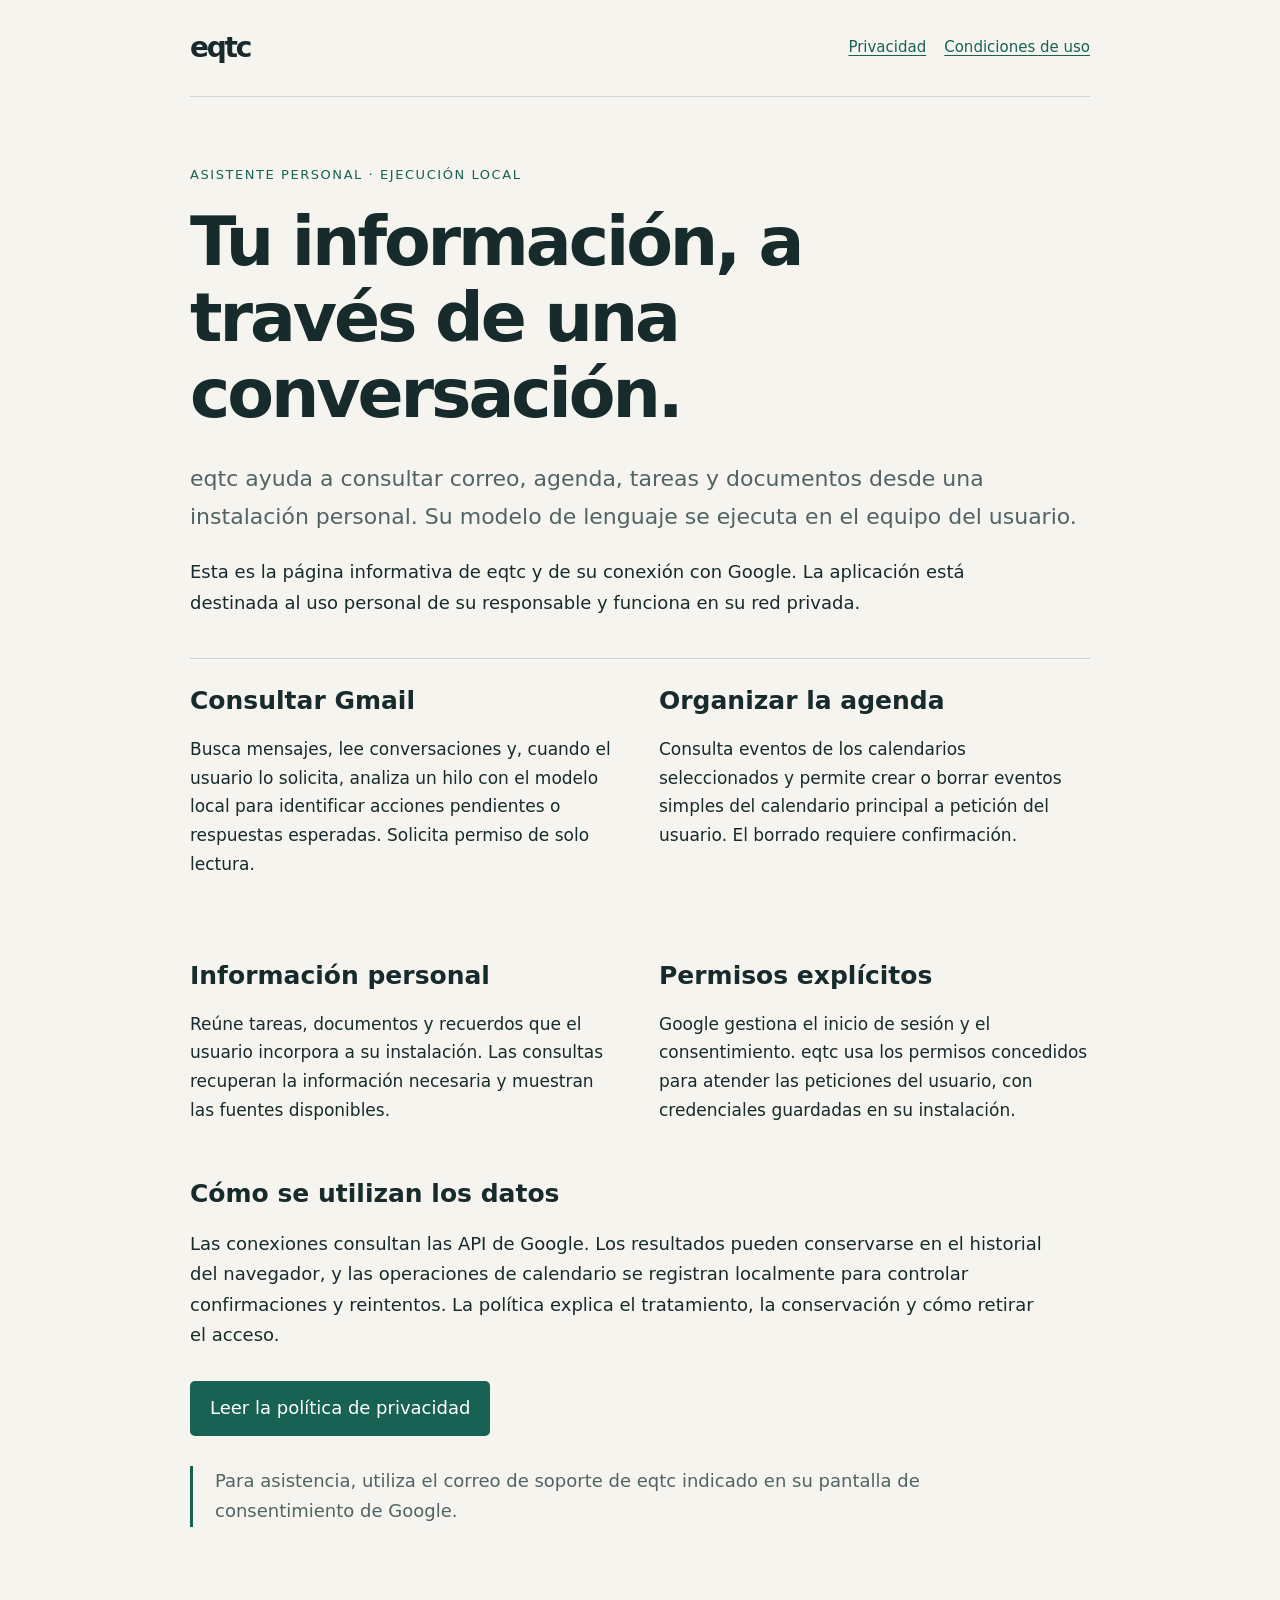
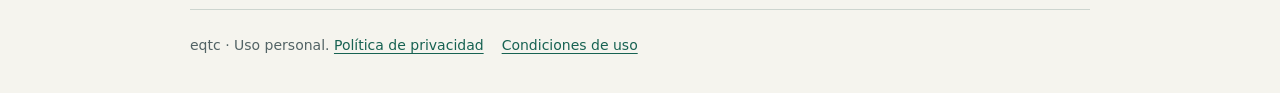
<file: index.html>
<!doctype html>
<html lang="es">
<head>
  <meta charset="utf-8">
  <meta name="viewport" content="width=device-width, initial-scale=1">
  <meta name="description" content="eqtc es un asistente personal de ejecución local para consultar correo, calendario, tareas y documentos. Información sobre su conexión con Google y privacidad.">
  <title>eqtc · Asistente personal local</title>
  <link rel="stylesheet" href="styles.css">
</head>
<body>
  <header><a class="brand" href="index.html" aria-label="eqtc, inicio">eqtc</a><nav aria-label="Principal"><a href="privacidad.html">Privacidad</a><a href="condiciones.html">Condiciones de uso</a></nav></header>
  <main>
    <p class="eyebrow">Asistente personal · Ejecución local</p>
    <h1>Tu información, a través de una conversación.</h1>
    <p class="lead">eqtc ayuda a consultar correo, agenda, tareas y documentos desde una instalación personal. Su modelo de lenguaje se ejecuta en el equipo del usuario.</p>
    <p>Esta es la página informativa de eqtc y de su conexión con Google. La aplicación está destinada al uso personal de su responsable y funciona en su red privada.</p>
    <div class="features">
      <section><h2>Consultar Gmail</h2><p>Busca mensajes, lee conversaciones y, cuando el usuario lo solicita, analiza un hilo con el modelo local para identificar acciones pendientes o respuestas esperadas. Solicita permiso de solo lectura.</p></section>
      <section><h2>Organizar la agenda</h2><p>Consulta eventos de los calendarios seleccionados y permite crear o borrar eventos simples del calendario principal a petición del usuario. El borrado requiere confirmación.</p></section>
      <section><h2>Información personal</h2><p>Reúne tareas, documentos y recuerdos que el usuario incorpora a su instalación. Las consultas recuperan la información necesaria y muestran las fuentes disponibles.</p></section>
      <section><h2>Permisos explícitos</h2><p>Google gestiona el inicio de sesión y el consentimiento. eqtc usa los permisos concedidos para atender las peticiones del usuario, con credenciales guardadas en su instalación.</p></section>
    </div>
    <h2>Cómo se utilizan los datos</h2>
    <p>Las conexiones consultan las API de Google. Los resultados pueden conservarse en el historial del navegador, y las operaciones de calendario se registran localmente para controlar confirmaciones y reintentos. La política explica el tratamiento, la conservación y cómo retirar el acceso.</p>
    <a class="button" href="privacidad.html">Leer la política de privacidad</a>
    <p class="note">Para asistencia, utiliza el correo de soporte de eqtc indicado en su pantalla de consentimiento de Google.</p>
  </main>
  <footer>eqtc · Uso personal. <a href="privacidad.html">Política de privacidad</a><a href="condiciones.html">Condiciones de uso</a></footer>
</body>
</html>
</file>
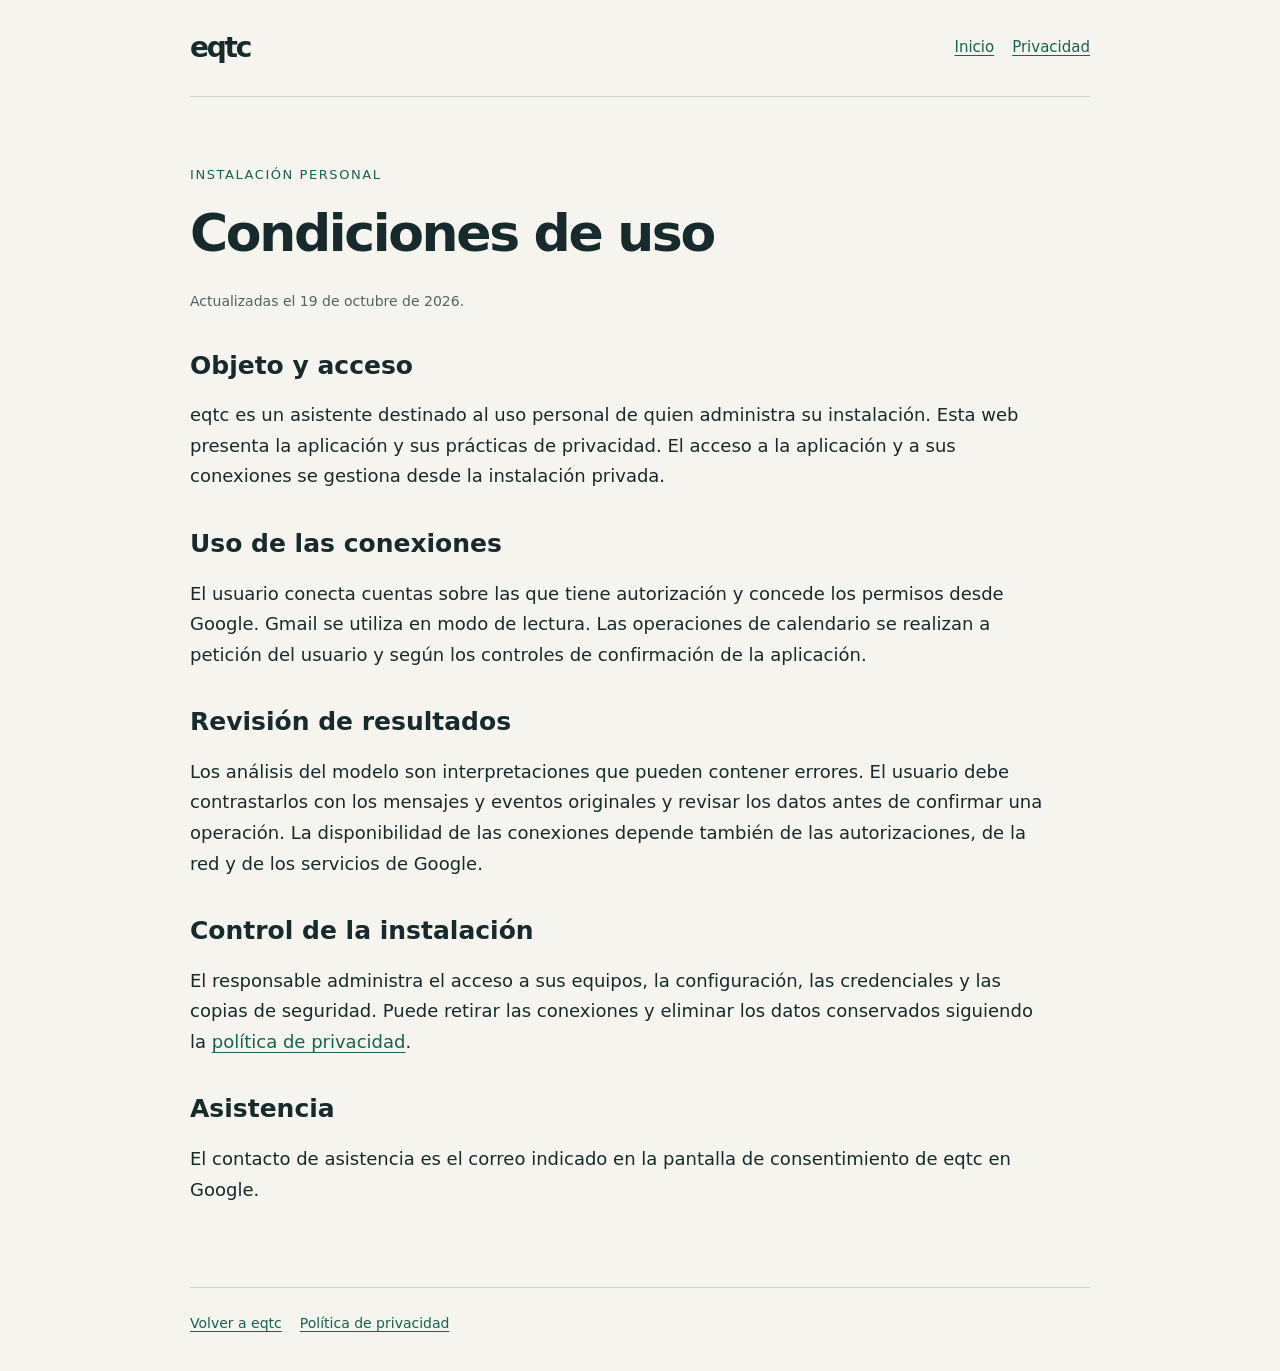
<file: condiciones.html>
<!doctype html>
<html lang="es">
<head>
  <meta charset="utf-8">
  <meta name="viewport" content="width=device-width, initial-scale=1">
  <meta name="description" content="Condiciones de uso personal de eqtc y funcionamiento de sus conexiones con Google.">
  <title>Condiciones de uso · eqtc</title>
  <link rel="stylesheet" href="styles.css">
</head>
<body>
  <header><a class="brand" href="index.html" aria-label="eqtc, inicio">eqtc</a><nav aria-label="Principal"><a href="index.html">Inicio</a><a href="privacidad.html">Privacidad</a></nav></header>
  <main class="legal">
    <p class="eyebrow">Instalación personal</p>
    <h1>Condiciones de uso</h1>
    <p class="date">Actualizadas el 19 de octubre de 2026.</p>
    <h2>Objeto y acceso</h2>
    <p>eqtc es un asistente destinado al uso personal de quien administra su instalación. Esta web presenta la aplicación y sus prácticas de privacidad. El acceso a la aplicación y a sus conexiones se gestiona desde la instalación privada.</p>
    <h2>Uso de las conexiones</h2>
    <p>El usuario conecta cuentas sobre las que tiene autorización y concede los permisos desde Google. Gmail se utiliza en modo de lectura. Las operaciones de calendario se realizan a petición del usuario y según los controles de confirmación de la aplicación.</p>
    <h2>Revisión de resultados</h2>
    <p>Los análisis del modelo son interpretaciones que pueden contener errores. El usuario debe contrastarlos con los mensajes y eventos originales y revisar los datos antes de confirmar una operación. La disponibilidad de las conexiones depende también de las autorizaciones, de la red y de los servicios de Google.</p>
    <h2>Control de la instalación</h2>
    <p>El responsable administra el acceso a sus equipos, la configuración, las credenciales y las copias de seguridad. Puede retirar las conexiones y eliminar los datos conservados siguiendo la <a href="privacidad.html">política de privacidad</a>.</p>
    <h2>Asistencia</h2>
    <p>El contacto de asistencia es el correo indicado en la pantalla de consentimiento de eqtc en Google.</p>
  </main>
  <footer><a href="index.html">Volver a eqtc</a><a href="privacidad.html">Política de privacidad</a></footer>
</body>
</html>
</file>
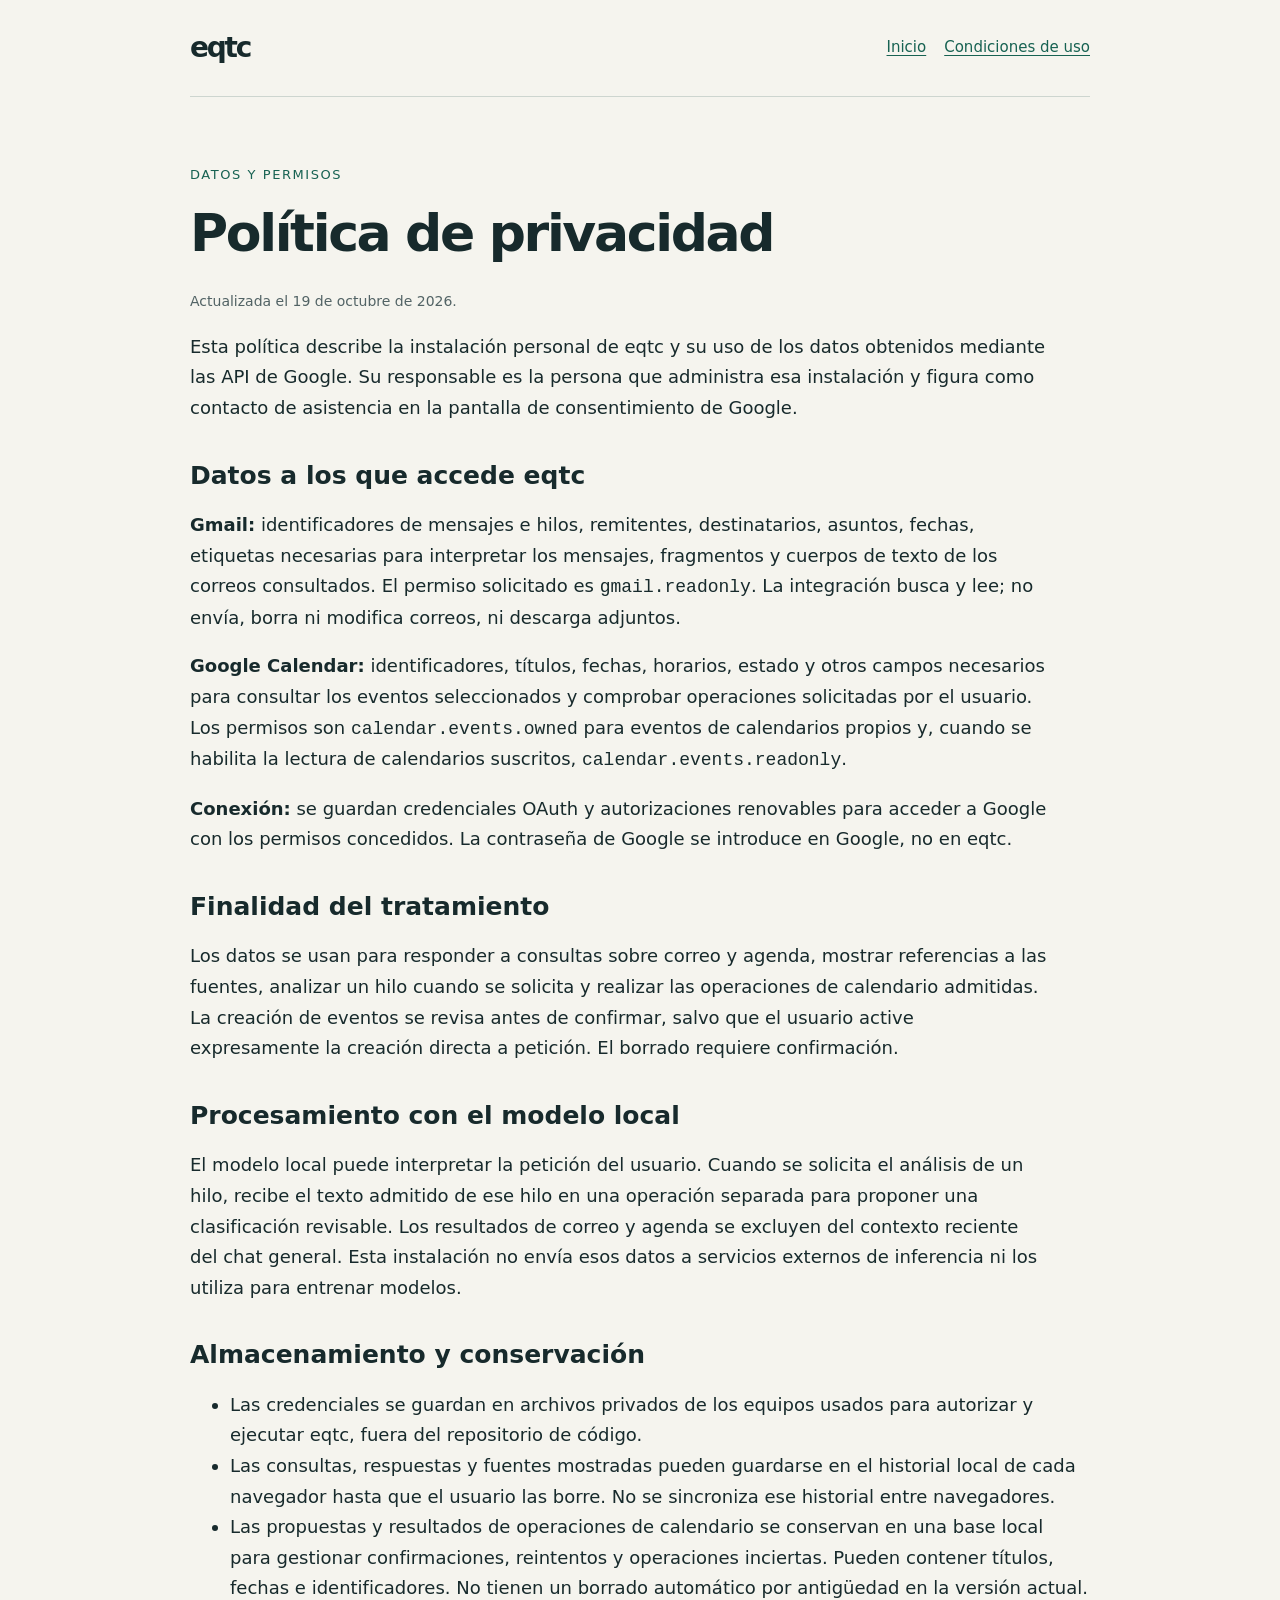
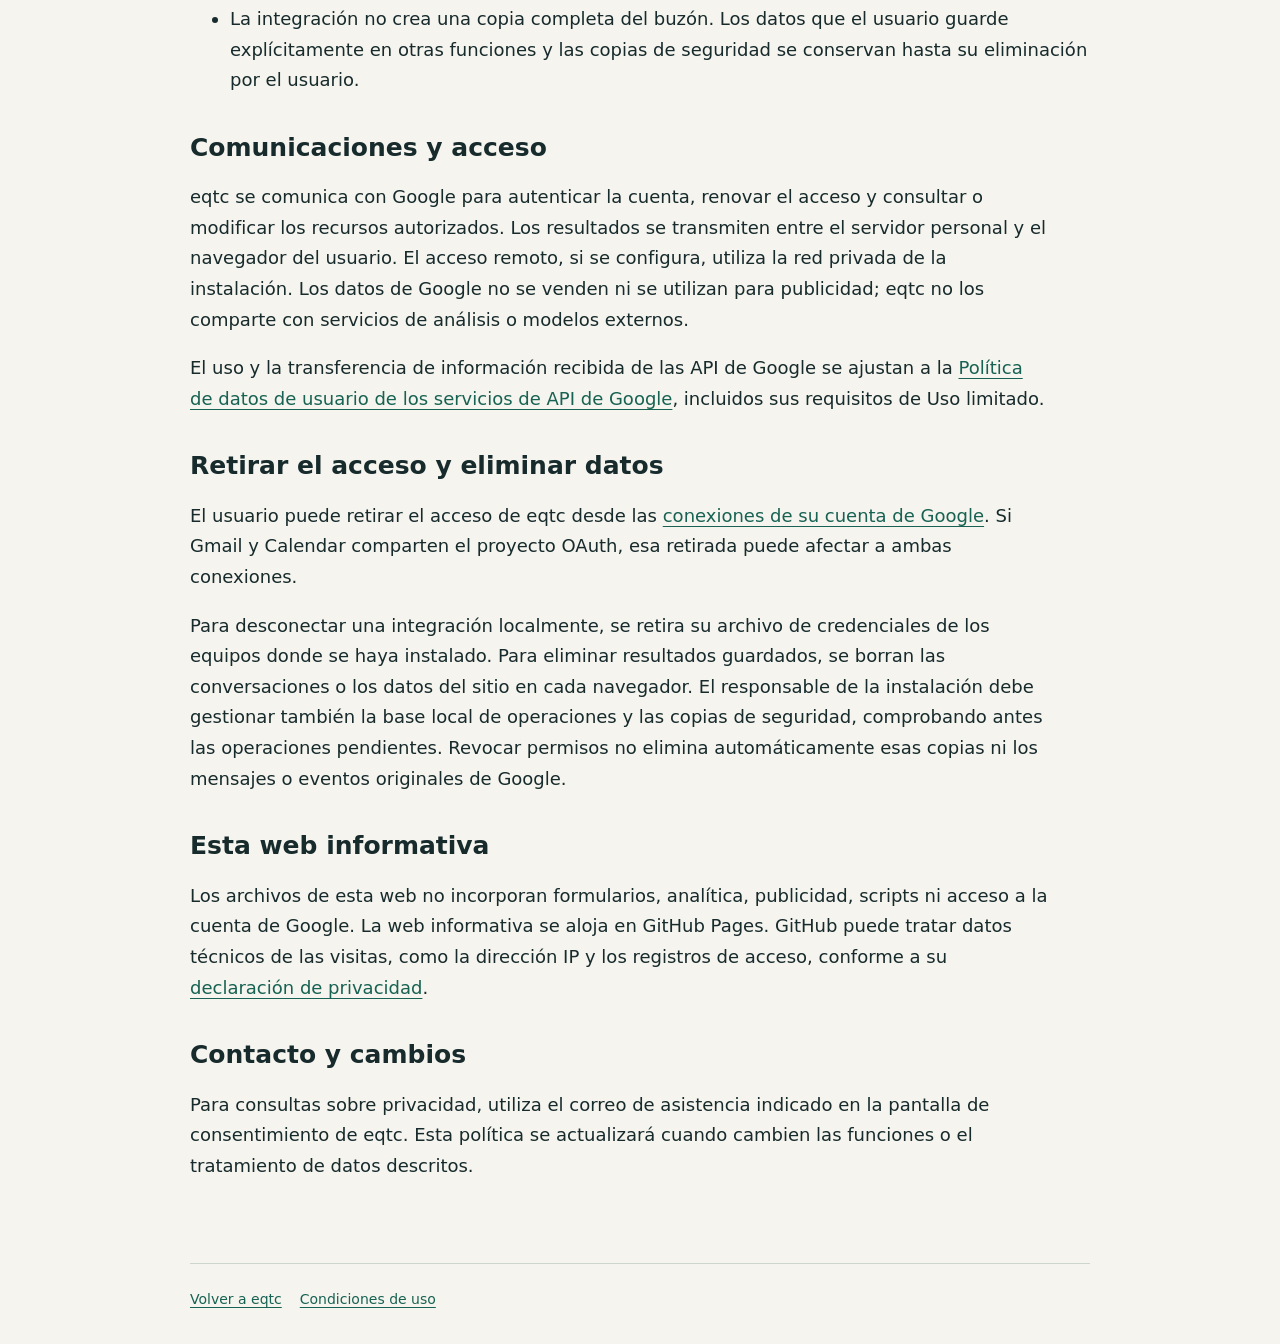
<file: privacidad.html>
<!doctype html>
<html lang="es">
<head>
  <meta charset="utf-8">
  <meta name="viewport" content="width=device-width, initial-scale=1">
  <meta name="description" content="Política de privacidad de eqtc: acceso a Gmail y Google Calendar, uso local de datos, conservación y retirada de permisos.">
  <title>Política de privacidad · eqtc</title>
  <link rel="stylesheet" href="styles.css">
</head>
<body>
  <header><a class="brand" href="index.html" aria-label="eqtc, inicio">eqtc</a><nav aria-label="Principal"><a href="index.html">Inicio</a><a href="condiciones.html">Condiciones de uso</a></nav></header>
  <main class="legal">
    <p class="eyebrow">Datos y permisos</p>
    <h1>Política de privacidad</h1>
    <p class="date">Actualizada el 19 de octubre de 2026.</p>
    <p>Esta política describe la instalación personal de eqtc y su uso de los datos obtenidos mediante las API de Google. Su responsable es la persona que administra esa instalación y figura como contacto de asistencia en la pantalla de consentimiento de Google.</p>
    <h2>Datos a los que accede eqtc</h2>
    <p><strong>Gmail:</strong> identificadores de mensajes e hilos, remitentes, destinatarios, asuntos, fechas, etiquetas necesarias para interpretar los mensajes, fragmentos y cuerpos de texto de los correos consultados. El permiso solicitado es <code>gmail.readonly</code>. La integración busca y lee; no envía, borra ni modifica correos, ni descarga adjuntos.</p>
    <p><strong>Google Calendar:</strong> identificadores, títulos, fechas, horarios, estado y otros campos necesarios para consultar los eventos seleccionados y comprobar operaciones solicitadas por el usuario. Los permisos son <code>calendar.events.owned</code> para eventos de calendarios propios y, cuando se habilita la lectura de calendarios suscritos, <code>calendar.events.readonly</code>.</p>
    <p><strong>Conexión:</strong> se guardan credenciales OAuth y autorizaciones renovables para acceder a Google con los permisos concedidos. La contraseña de Google se introduce en Google, no en eqtc.</p>
    <h2>Finalidad del tratamiento</h2>
    <p>Los datos se usan para responder a consultas sobre correo y agenda, mostrar referencias a las fuentes, analizar un hilo cuando se solicita y realizar las operaciones de calendario admitidas. La creación de eventos se revisa antes de confirmar, salvo que el usuario active expresamente la creación directa a petición. El borrado requiere confirmación.</p>
    <h2>Procesamiento con el modelo local</h2>
    <p>El modelo local puede interpretar la petición del usuario. Cuando se solicita el análisis de un hilo, recibe el texto admitido de ese hilo en una operación separada para proponer una clasificación revisable. Los resultados de correo y agenda se excluyen del contexto reciente del chat general. Esta instalación no envía esos datos a servicios externos de inferencia ni los utiliza para entrenar modelos.</p>
    <h2>Almacenamiento y conservación</h2>
    <ul>
      <li>Las credenciales se guardan en archivos privados de los equipos usados para autorizar y ejecutar eqtc, fuera del repositorio de código.</li>
      <li>Las consultas, respuestas y fuentes mostradas pueden guardarse en el historial local de cada navegador hasta que el usuario las borre. No se sincroniza ese historial entre navegadores.</li>
      <li>Las propuestas y resultados de operaciones de calendario se conservan en una base local para gestionar confirmaciones, reintentos y operaciones inciertas. Pueden contener títulos, fechas e identificadores. No tienen un borrado automático por antigüedad en la versión actual.</li>
      <li>La integración no crea una copia completa del buzón. Los datos que el usuario guarde explícitamente en otras funciones y las copias de seguridad se conservan hasta su eliminación por el usuario.</li>
    </ul>
    <h2>Comunicaciones y acceso</h2>
    <p>eqtc se comunica con Google para autenticar la cuenta, renovar el acceso y consultar o modificar los recursos autorizados. Los resultados se transmiten entre el servidor personal y el navegador del usuario. El acceso remoto, si se configura, utiliza la red privada de la instalación. Los datos de Google no se venden ni se utilizan para publicidad; eqtc no los comparte con servicios de análisis o modelos externos.</p>
    <p>El uso y la transferencia de información recibida de las API de Google se ajustan a la <a href="https://developers.google.com/terms/api-services-user-data-policy">Política de datos de usuario de los servicios de API de Google</a>, incluidos sus requisitos de Uso limitado.</p>
    <h2>Retirar el acceso y eliminar datos</h2>
    <p>El usuario puede retirar el acceso de eqtc desde las <a href="https://myaccount.google.com/connections">conexiones de su cuenta de Google</a>. Si Gmail y Calendar comparten el proyecto OAuth, esa retirada puede afectar a ambas conexiones.</p>
    <p>Para desconectar una integración localmente, se retira su archivo de credenciales de los equipos donde se haya instalado. Para eliminar resultados guardados, se borran las conversaciones o los datos del sitio en cada navegador. El responsable de la instalación debe gestionar también la base local de operaciones y las copias de seguridad, comprobando antes las operaciones pendientes. Revocar permisos no elimina automáticamente esas copias ni los mensajes o eventos originales de Google.</p>
    <h2>Esta web informativa</h2>
    <p>Los archivos de esta web no incorporan formularios, analítica, publicidad, scripts ni acceso a la cuenta de Google. La web informativa se aloja en GitHub Pages. GitHub puede tratar datos técnicos de las visitas, como la dirección IP y los registros de acceso, conforme a su <a href="https://docs.github.com/en/site-policy/privacy-policies/github-general-privacy-statement">declaración de privacidad</a>.</p>
    <h2>Contacto y cambios</h2>
    <p>Para consultas sobre privacidad, utiliza el correo de asistencia indicado en la pantalla de consentimiento de eqtc. Esta política se actualizará cuando cambien las funciones o el tratamiento de datos descritos.</p>
  </main>
  <footer><a href="index.html">Volver a eqtc</a><a href="condiciones.html">Condiciones de uso</a></footer>
</body>
</html>
</file>
<file: styles.css>
:root{color-scheme:light;--ink:#172a2c;--muted:#526365;--paper:#f5f4ee;--accent:#176252;--line:#cdd5cf}
*{box-sizing:border-box}body{margin:0;background:var(--paper);color:var(--ink);font:18px/1.7 system-ui,sans-serif}a{color:var(--accent);text-underline-offset:.2em}a:focus-visible{outline:3px solid var(--accent);outline-offset:5px}header,main,footer{width:min(100% - 40px,900px);margin:auto}header{display:flex;align-items:center;justify-content:space-between;gap:20px;padding:24px 0;border-bottom:1px solid var(--line)}.brand{font-size:28px;font-weight:750;letter-spacing:-.08em;text-decoration:none;color:var(--ink)}nav{display:flex;flex-wrap:wrap;gap:18px;font-size:15px}main{padding:54px 0 64px}.eyebrow{font-size:13px;text-transform:uppercase;letter-spacing:.12em;color:var(--accent)}h1{font-size:clamp(36px,7vw,68px);line-height:1.12;letter-spacing:-.045em;max-width:800px;margin:18px 0 28px}h2{font-size:25px;line-height:1.3;margin:36px 0 12px}p,li{max-width:75ch}.lead{font-size:22px;color:var(--muted);max-width:65ch}.note{border-left:3px solid var(--accent);padding-left:22px;color:var(--muted)}.features{display:grid;grid-template-columns:1fr 1fr;gap:38px;margin-top:40px;border-top:1px solid var(--line)}.features h2{margin-top:26px}.features p{font-size:17px}.button{display:inline-block;background:var(--accent);color:white;padding:12px 20px;border-radius:5px;text-decoration:none;margin:12px 0}footer{padding:24px 0 35px;border-top:1px solid var(--line);font-size:14px;color:var(--muted)}footer a{margin-right:18px}.legal h1{font-size:clamp(34px,6vw,52px)}.date{font-size:14px;color:var(--muted)}@media(max-width:580px){header{align-items:flex-start}.features{grid-template-columns:1fr;gap:0}main{padding-top:34px}nav{gap:8px 16px}header nav{justify-content:flex-end;max-width:220px}}
</file>
